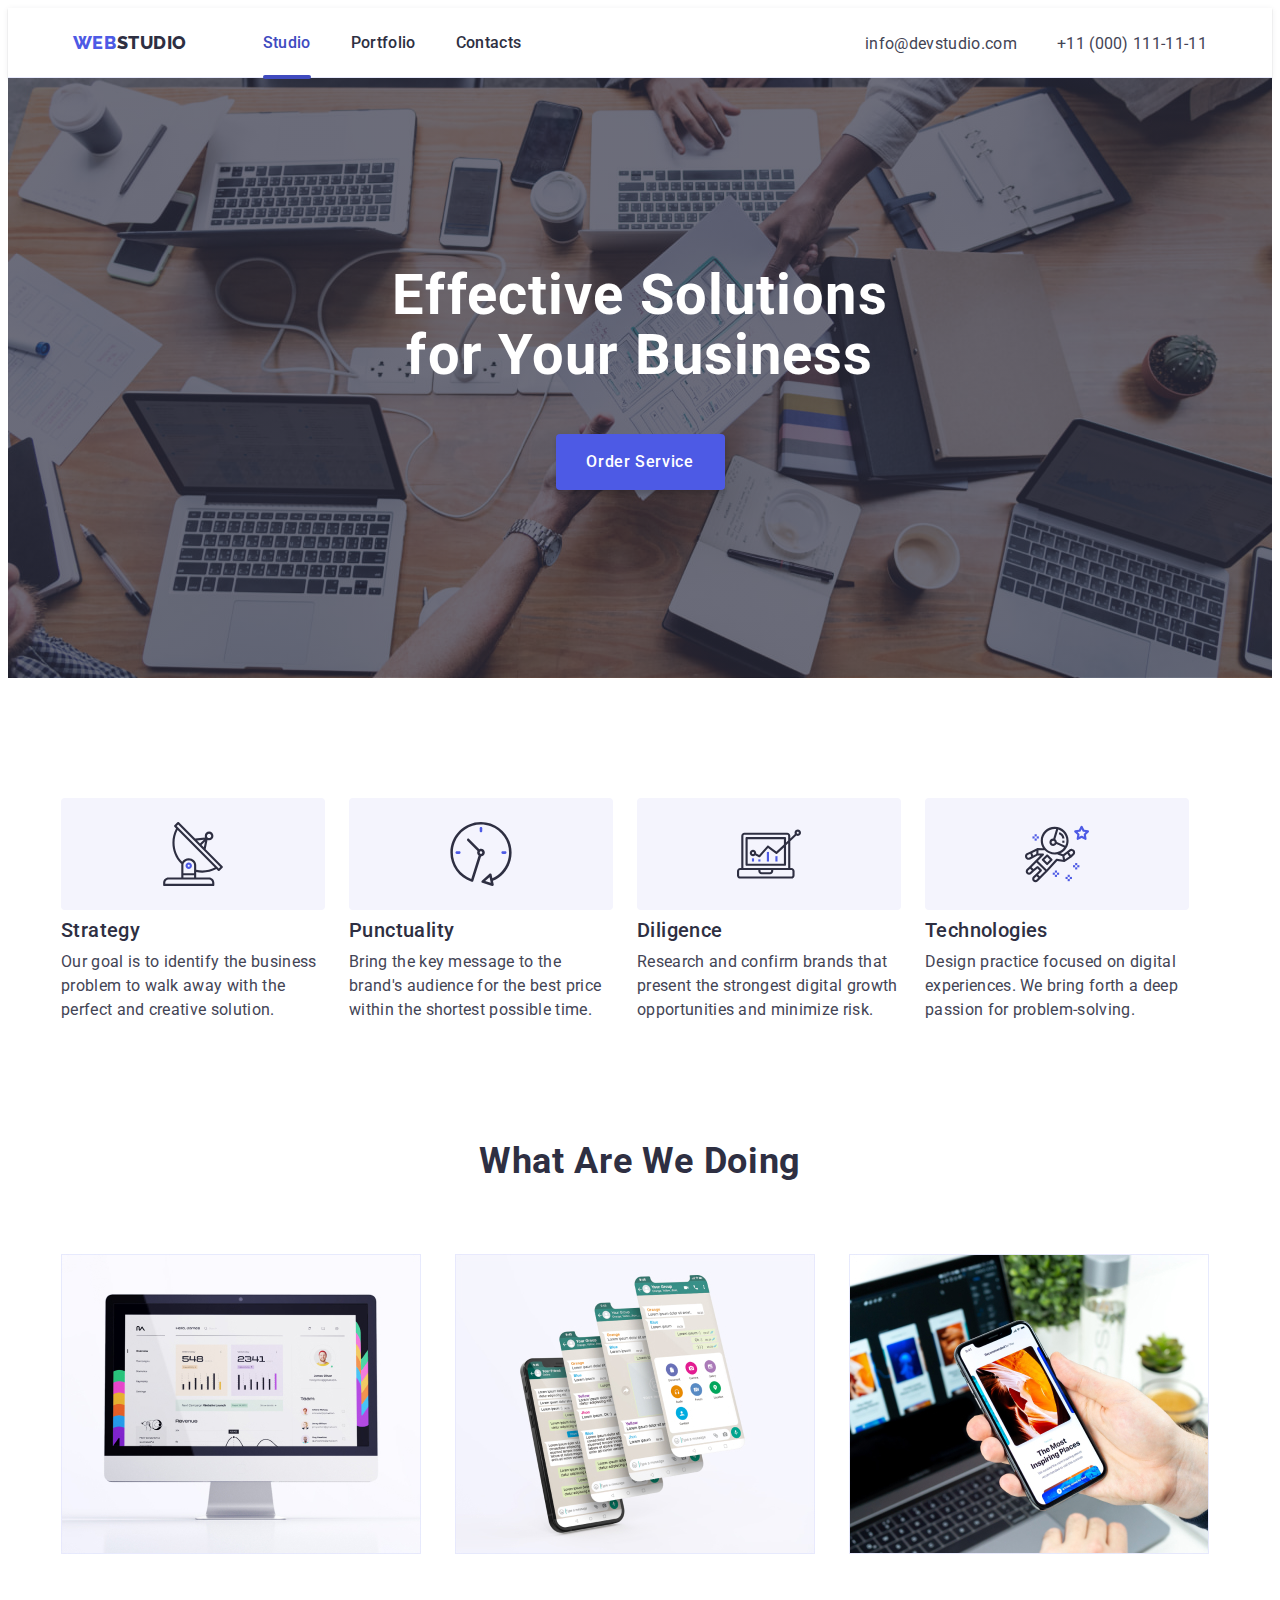
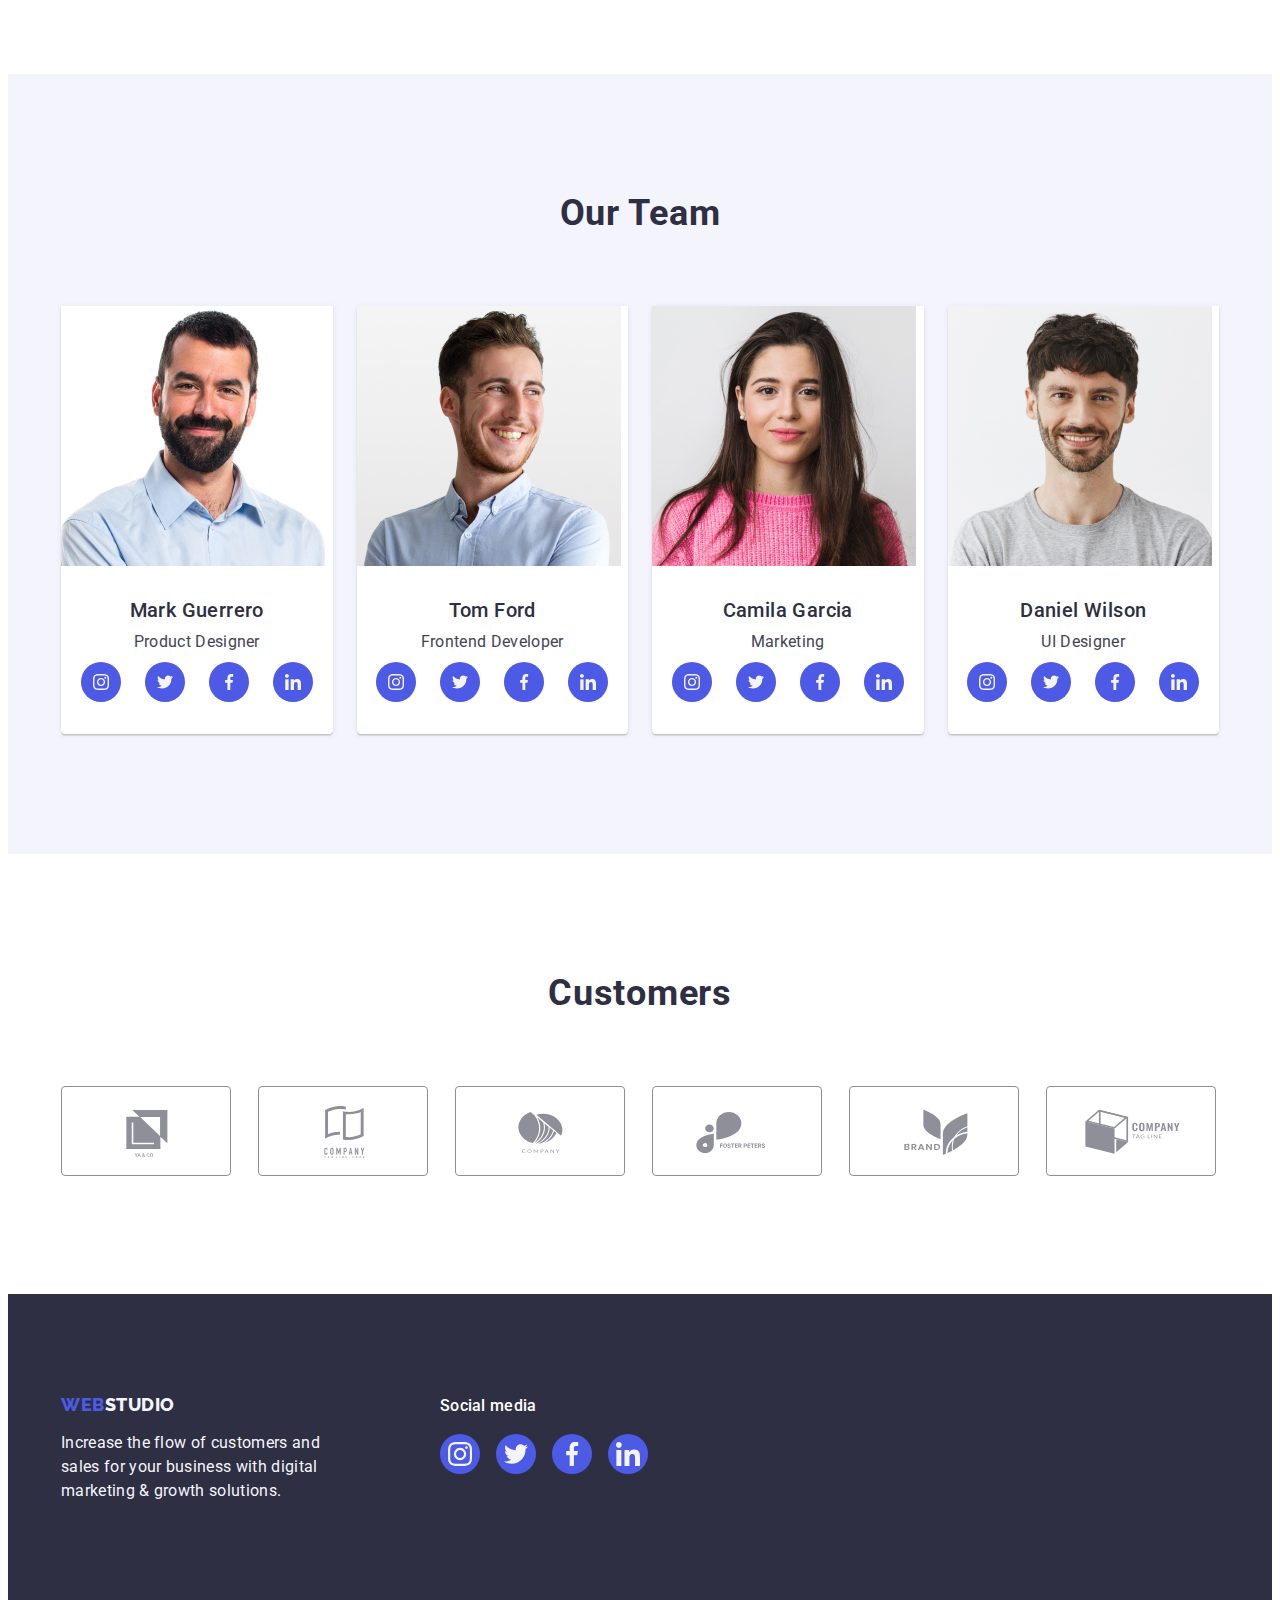
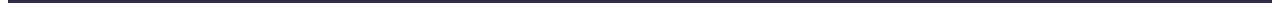
<file: index.html>
<!DOCTYPE html>
<html lang="en">
  <head>
    <meta charset="UTF-8" />
    <meta http-equiv="X-UA-Compatible" content="IE=edge" />
    <meta name="viewport" content="width=device-width, initial-scale=1.0" />

    <link rel="preconnect" href="https://fonts.googleapis.com" />
    <link rel="preconnect" href="https://fonts.gstatic.com" crossorigin />
    <link
      href="https://fonts.googleapis.com/css2?family=Montserrat:wght@400;700&family=Raleway:wght@800&family=Roboto:wght@400;500;700;900&family=Tangerine:wght@700&display=swap"
      rel="stylesheet"
    />

    <link rel="preconnect" href="https://fonts.googleapis.com" />
    <link rel="preconnect" href="https://fonts.gstatic.com" crossorigin />
    <link
      href="https://fonts.googleapis.com/css2?family=Montserrat:wght@400;700&family=Raleway:wght@800&family=Tangerine:wght@700&display=swap"
      rel="stylesheet"
    />

    <link
      rel="stylesheet"
      href="https://cdnjs.cloudflare.com/ajax/libs/modern-normalize/2.0.0/modern-normalize.min.css"
      integrity="sha512-4xo8blKMVCiXpTaLzQSLSw3KFOVPWhm/TRtuPVc4WG6kUgjH6J03IBuG7JZPkcWMxJ5huwaBpOpnwYElP/m6wg=="
      crossorigin="anonymous"
      referrerpolicy="no-referrer"
    />
    <link rel="stylesheet" href="./css/styles.css" />

    <title>Document</title>
  </head>
  <body>
    <!--Header  page-->
    <!-- <div class="page-container"> -->
    <header class="blue-line">
      <div class="container direction-header">
        <nav class="nav-menu">
          <a class="site-nav header-logo link" href="./index.html">
            Web<span class="logo-span">Studio</span>
          </a>

          <ul class="list benefits">
            <li class="list-item">
              <a class="link color active" href="./index.html">Studio</a>
            </li>
            <li class="list-item">
              <a class="link color" href="./portfolio.html">Portfolio</a>
            </li>
            <li class="list-item"> <a class="link color" href="">Contacts</a> </li>
          </ul>
        </nav>
        <address class="address">
          <ul class="list benefits">
            <li><a class="link addlink" href="mailto:info@devstudio.com">info@devstudio.com</a></li>
            <li><a class="link addlink" href="tel:+110001111111">+11 (000) 111-11-11</a></li>
          </ul>
        </address>
      </div>
    </header>

    <!--Main page-->
    <main>
      <!--Effective Solutions
        for Your Business-->
      <section class="section-main">
        <div class="container">
          <h1 class="main-title"
            >Effective Solutions <br />
            for Your Business</h1
          >
          <button data-modal-open class="main-button" type="button">Order Service</button>
        </div>
      </section>
      <!--features-->
      <section class="section-description">
        <div class="container">
          <h2 class="visually-hidden">features</h2>

          <ul class="list description description-pictures">
            <li class="test">
              <div class="description-picture">
                <svg class="icon" width="64" height="64">
                  <use href="./images/icons.svg#antenna"></use>
                </svg>
              </div>

              <h3 class="title-name desc">Strategy</h3>
              <p class="text-description"
                >Our goal is to identify the business problem to walk away with the perfect and
                creative solution.</p
              >
            </li>
            <li class="test">
              <div class="description-picture">
                <svg class="icon" width="64" height="64">
                  <use href="./images/icons.svg#clock"></use>
                </svg>
              </div>
              <h3 class="title-name desc">Punctuality</h3>
              <p class="text-description"
                >Bring the key message to the brand's audience for the best price within the
                shortest possible time.</p
              >
            </li>
            <li class="test">
              <div class="description-picture">
                <svg class="icon" width="64" height="64">
                  <use href="./images/icons.svg#diagram"></use>
                </svg>
              </div>
              <h3 class="title-name desc">Diligence</h3>
              <p class="text-description"
                >Research and confirm brands that present the strongest digital growth opportunities
                and minimize risk.</p
              >
            </li>
            <li class="test">
              <div class="description-picture">
                <svg class="icon" width="64" height="64">
                  <use href="./images/icons.svg#astronaut"></use>
                </svg>
              </div>
              <h3 class="title-name desc">Technologies</h3>
              <p class="text-description"
                >Design practice focused on digital experiences. We bring forth a deep passion for
                problem-solving.</p
              >
            </li>
          </ul>
        </div>
      </section>

      <!--What are we doing-->
      <section class="section-wedoing">
        <div class="container position">
          <h2 class="title-subject wedoing">What are we doing</h2>
          <ul class="list description">
            <li class="wedoing-item">
              <img
                class="picture"
                src="./images/jpg/monitor.jpg"
                alt="monitor"
                width="360"
                height="300"
              />
            </li>
            <li class="wedoing-item">
              <img
                class="picture"
                src="./images/jpg/screens.jpg"
                alt="screens"
                width="360"
                height="300"
              />
            </li>
            <li class="wedoing-item">
              <img
                class="picture"
                src="./images/jpg/smartphone.jpg"
                alt="smartphone"
                width="360"
                height="300"
              />
            </li>
          </ul>
        </div>
      </section>

      <!--Our Team-->
      <section class="sec-ourteam">
        <div class="container position">
          <h2 class="title-subject wedoing">Our Team</h2>
          <ul class="list description">
            <li class="list-ourteam">
              <img
                class="picture"
                src="./images/jpg/mark.jpg"
                alt="Mark Guerrero"
                width="264"
                height="260"
              /><div class="name-ocupation">
                <h3 class="title-name team">Mark Guerrero</h3>
                <p class="text-description ourteam">Product Designer</p>
                <ul class="social-links">
                  <li class="social-li">
                    <a href="https://www.instagram.com/" class="social-link">
                      <svg class="icon" width="16" height="16">
                        <use href="./images/icons.svg#instagram"></use>
                      </svg>
                    </a>
                  </li>
                  <li class="social-li">
                    <a href="https://twitter.com/" class="social-link">
                      <svg class="icon" width="16" height="16">
                        <use href="./images/icons.svg#twitter"></use>
                      </svg>
                    </a>
                  </li>
                  <li class="social-li">
                    <a href="https://www.facebook.com/" class="social-link">
                      <svg class="icon" width="16" height="16">
                        <use href="./images/icons.svg#facebook"></use>
                      </svg>
                    </a>
                  </li>
                  <li class="social-li">
                    <a href="https://www.linkedin.com" class="social-link">
                      <svg class="icon" width="16" height="16">
                        <use href="./images/icons.svg#linkedin"></use>
                      </svg>
                    </a>
                  </li>
                </ul>
              </div>
            </li>
            <li class="list-ourteam">
              <img
                class="picture"
                src="./images/jpg/tom.jpg"
                alt="Tom Ford"
                width="264"
                height="260"
              /><div class="name-ocupation">
                <h3 class="title-name team">Tom Ford</h3>
                <p class="text-description ourteam">Frontend Developer</p>

                <ul class="social-links">
                  <li class="social-li">
                    <a href="https://www.instagram.com/" class="social-link">
                      <svg class="icon" width="16" height="16">
                        <use href="./images/icons.svg#instagram"></use>
                      </svg>
                    </a>
                  </li>
                  <li class="social-li">
                    <a href="https://twitter.com/" class="social-link">
                      <svg class="icon" width="16" height="16">
                        <use href="./images/icons.svg#twitter"></use>
                      </svg>
                    </a>
                  </li>
                  <li class="social-li">
                    <a href="https://www.facebook.com/" class="social-link">
                      <svg class="icon" width="16" height="16">
                        <use href="./images/icons.svg#facebook"></use>
                      </svg>
                    </a>
                  </li>
                  <li class="social-li">
                    <a href="https://www.linkedin.com" class="social-link">
                      <svg class="icon" width="16" height="16">
                        <use href="./images/icons.svg#linkedin"></use>
                      </svg>
                    </a>
                  </li>
                </ul>
              </div>
            </li>
            <li class="list-ourteam">
              <img
                class="picture"
                src="./images/jpg/camila.jpg"
                alt="Camila Garcia"
                width="264"
                height="260"
              /><div class="name-ocupation">
                <h3 class="title-name team">Camila Garcia</h3>
                <p class="text-description ourteam">Marketing</p>

                <ul class="social-links">
                  <li class="social-li">
                    <a href="https://www.instagram.com/" class="social-link">
                      <svg class="icon" width="16" height="16">
                        <use href="./images/icons.svg#instagram"></use>
                      </svg>
                    </a>
                  </li>
                  <li class="social-li">
                    <a href="https://twitter.com/" class="social-link">
                      <svg class="icon" width="16" height="16">
                        <use href="./images/icons.svg#twitter"></use>
                      </svg>
                    </a>
                  </li>
                  <li class="social-li">
                    <a href="https://www.facebook.com/" class="social-link">
                      <svg class="icon" width="16" height="16">
                        <use href="./images/icons.svg#facebook"></use>
                      </svg>
                    </a>
                  </li>
                  <li class="social-li">
                    <a href="https://www.linkedin.com" class="social-link">
                      <svg class="icon" width="16" height="16">
                        <use href="./images/icons.svg#linkedin"></use>
                      </svg>
                    </a>
                  </li>
                </ul>
              </div>
            </li>
            <li class="list-ourteam">
              <img
                class="picture"
                src="./images/jpg/daniel.jpg"
                alt="Daniel Wilson"
                width="264"
                height="260"
              /><div class="name-ocupation">
                <h3 class="title-name team">Daniel Wilson</h3>
                <p class="text-description ourteam">UI Designer</p>

                <ul class="social-links">
                  <li class="social-li">
                    <a href="https://www.instagram.com/" class="social-link">
                      <svg class="icon" width="16" height="16">
                        <use href="./images/icons.svg#instagram"></use>
                      </svg>
                    </a>
                  </li>
                  <li class="social-li">
                    <a href="https://twitter.com/" class="social-link">
                      <svg class="icon" width="16" height="16">
                        <use href="./images/icons.svg#twitter"></use>
                      </svg>
                    </a>
                  </li>
                  <li class="social-li">
                    <a href="https://www.facebook.com/" class="social-link">
                      <svg class="icon" width="16" height="16">
                        <use href="./images/icons.svg#facebook"></use>
                      </svg>
                    </a>
                  </li>
                  <li class="social-li">
                    <a href="https://www.linkedin.com" class="social-link">
                      <svg class="icon" width="16" height="16">
                        <use href="./images/icons.svg#linkedin"></use>
                      </svg>
                    </a>
                  </li>
                </ul>
              </div>
            </li>
          </ul>
        </div>
      </section>

      <section class="sec-customers">
        <div class="container">
          <h2 class="title-subject wedoing">Customers</h2>
          <ul class="list description customers-links">
            <li class="clients">
              <a href="" class="customers-link">
                <svg class="icon-clients" width="104" height="56">
                  <use href="./images/icons.svg#logo"></use>
                </svg>
              </a>
            </li>
            <li class="clients">
              <a href="" class="customers-link">
                <svg class="icon-clients" width="104" height="56">
                  <use href="./images/icons.svg#logoo"></use>
                </svg>
              </a>
            </li>
            <li class="clients">
              <a href="" class="customers-link">
                <svg class="icon-clients" width="104" height="56">
                  <use href="./images/icons.svg#logooo"></use>
                </svg>
              </a>
            </li>
            <li class="clients">
              <a href="" class="customers-link">
                <svg class="icon-clients" width="104" height="56">
                  <use href="./images/icons.svg#logoooo"></use>
                </svg>
              </a>
            </li>
            <li class="clients">
              <a href="" class="customers-link">
                <svg class="icon-clients" width="104" height="56">
                  <use href="./images/icons.svg#logooooo"></use>
                </svg>
              </a>
            </li>
            <li class="clients">
              <a href="" class="customers-link">
                <svg class="icon-clients" width="104" height="56">
                  <use href="./images/icons.svg#logoooooo"></use>
                </svg>
              </a>
            </li>
          </ul>
        </div>
      </section>
    </main>

    <!--Footer page-->
    <footer class="footer">
      <div class="container direction-social">
        <div class="soc">
          <a href="./index.html" class="footer-logo link">
            Web<span class="logo-span-foot">Studio</span>
          </a>
          <p class="footer-text"
            >Increase the flow of customers and <br />
            sales for your business with digital <br />
            marketing & growth solutions.</p
          >
        </div>
        <div class="social">
          <p class="footer-social">Social media</p>
          <ul class="social-links-foot">
            <li class="social-li">
              <a href="https://www.instagram.com/" class="social-link foot">
                <svg class="icon" width="24" height="24">
                  <use href="./images/icons.svg#instagram"></use>
                </svg>
              </a>
            </li>
            <li class="social-li">
              <a href="https://twitter.com/" class="social-link foot">
                <svg class="icon" width="24" height="24">
                  <use href="./images/icons.svg#twitter"></use>
                </svg>
              </a>
            </li>
            <li class="social-li">
              <a href="https://www.facebook.com/" class="social-link foot">
                <svg class="icon" width="24" height="24">
                  <use href="./images/icons.svg#facebook"></use>
                </svg>
              </a>
            </li>
            <li class="social-li">
              <a href="https://www.linkedin.com" class="social-link foot">
                <svg class="icon" width="24" height="24">
                  <use href="./images/icons.svg#linkedin"></use>
                </svg>
              </a>
            </li>
          </ul>
        </div>
      </div>
    </footer>

    <!-- Modal window -->
    <div class="backdrop is-hidden" data-modal>
      <div class="modal">
        <button class="button-close" type="button" data-modal-close>
          <svg class="icon-modal" width="8" height="8">
            <use href="./images/icons.svg#button close"></use>
          </svg>
        </button>
      </div>
    </div>
    <!-- Modal window -->
    <!-- </div> -->

    <script src="./modal.js"></script>
  </body>
</html>
</file>
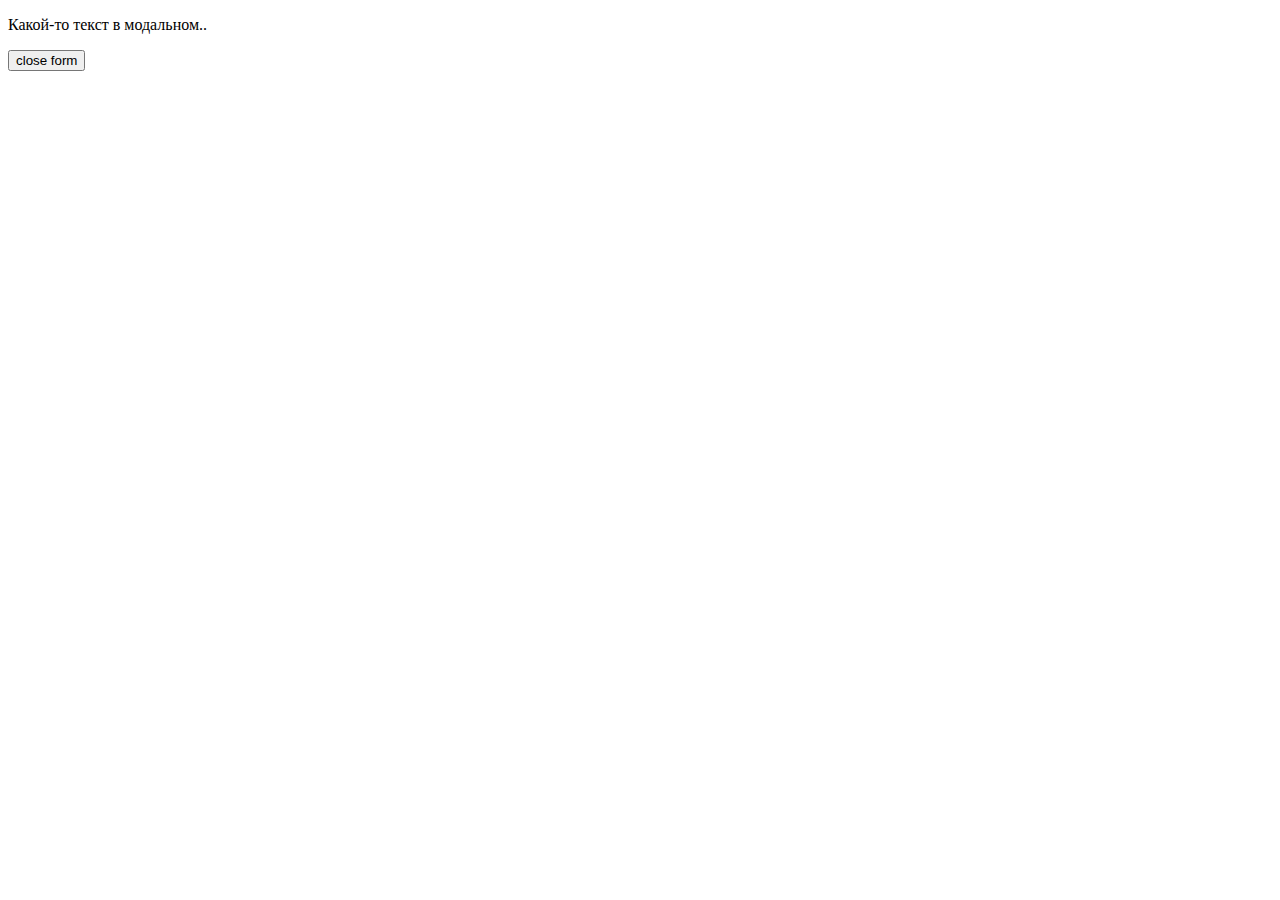
<file: data-modal.html>
<!DOCTYPE html>
<html lang="en">
  <head>
    <meta charset="UTF-8" />
    <meta http-equiv="X-UA-Compatible" content="IE=edge" />
    <meta name="viewport" content="width=device-width, initial-scale=1.0" />
    <title>Document</title>
  </head>
  <body>
    <!-- Модальный -->
    <!-- Модальном окно -->
    <div data-modal class="backdrop is-hidden">
      <!-- Модальное содержание -->
      <div>
        <p>Какой-то текст в модальном..</p>
        <button data-modal-close>close form</button>
      </div>
    </div>
    <script src="./modal.js"></script>
  </body>
</html>
</file>
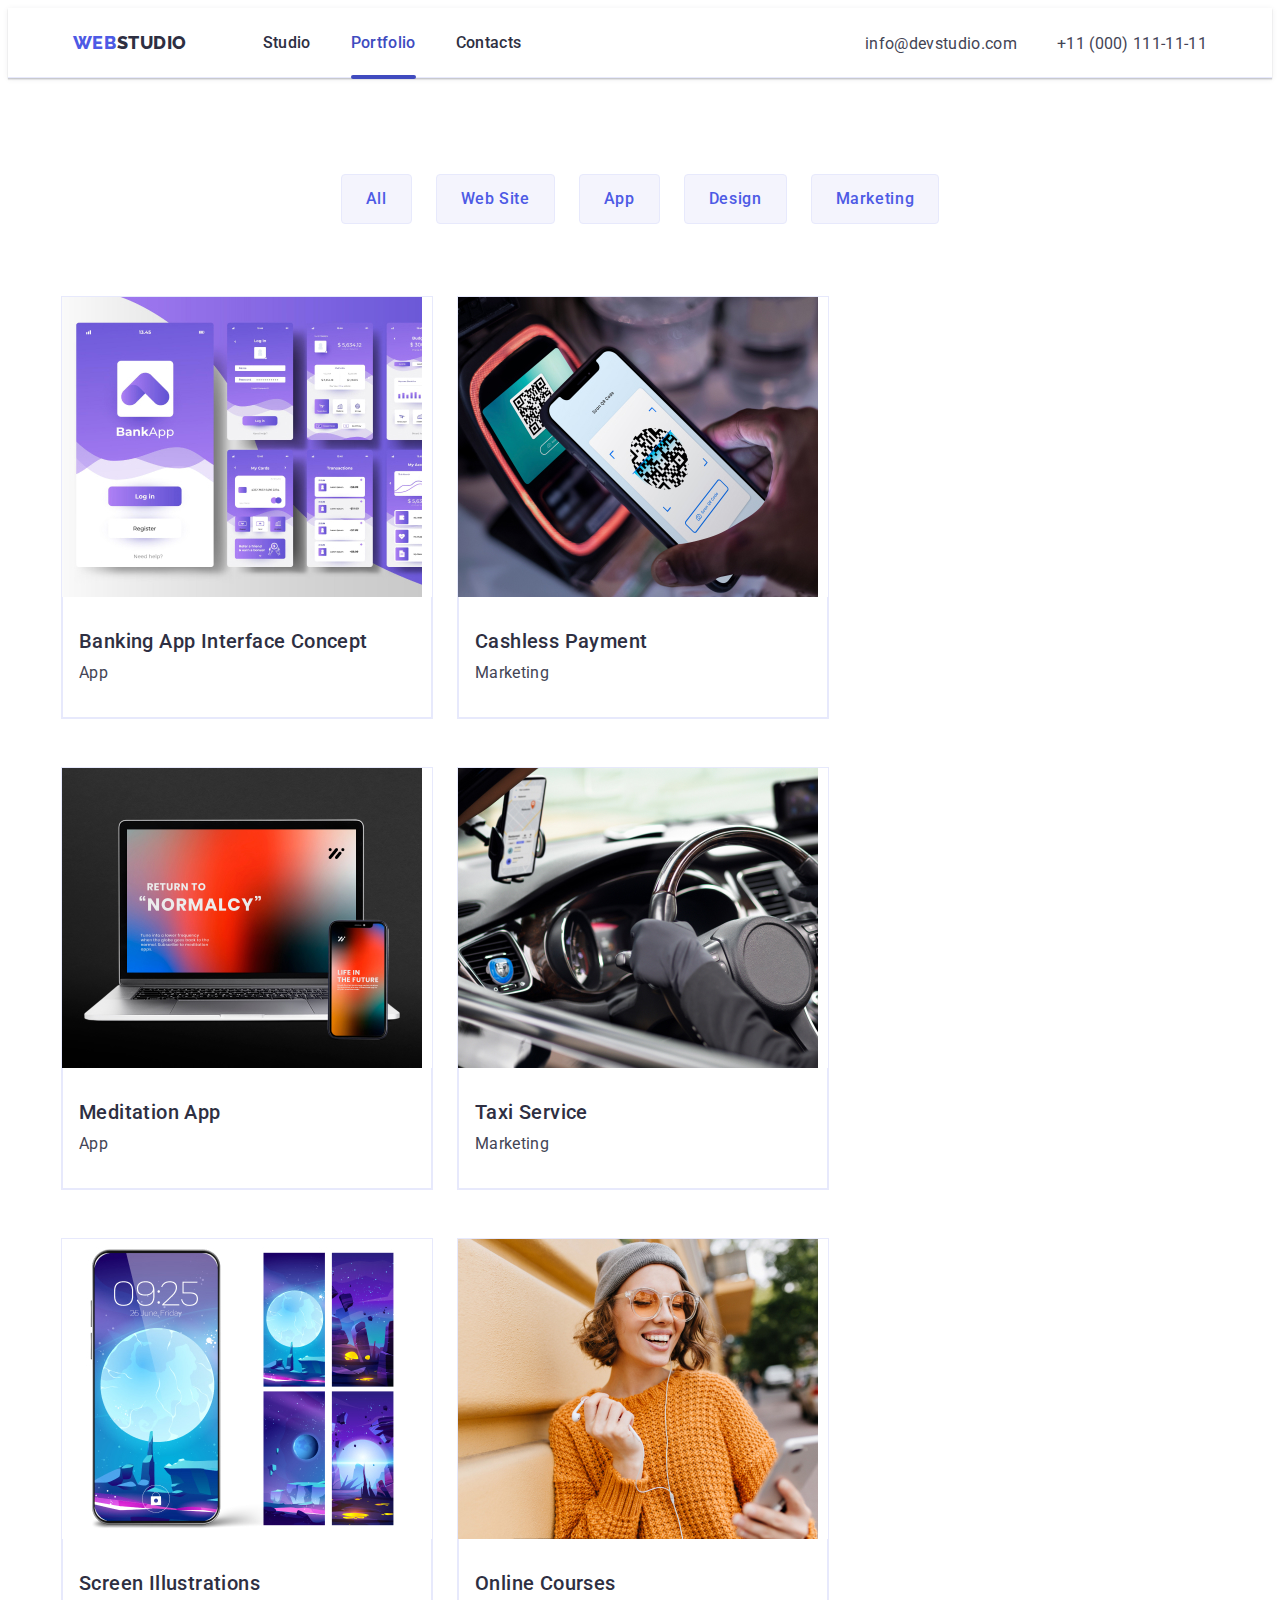
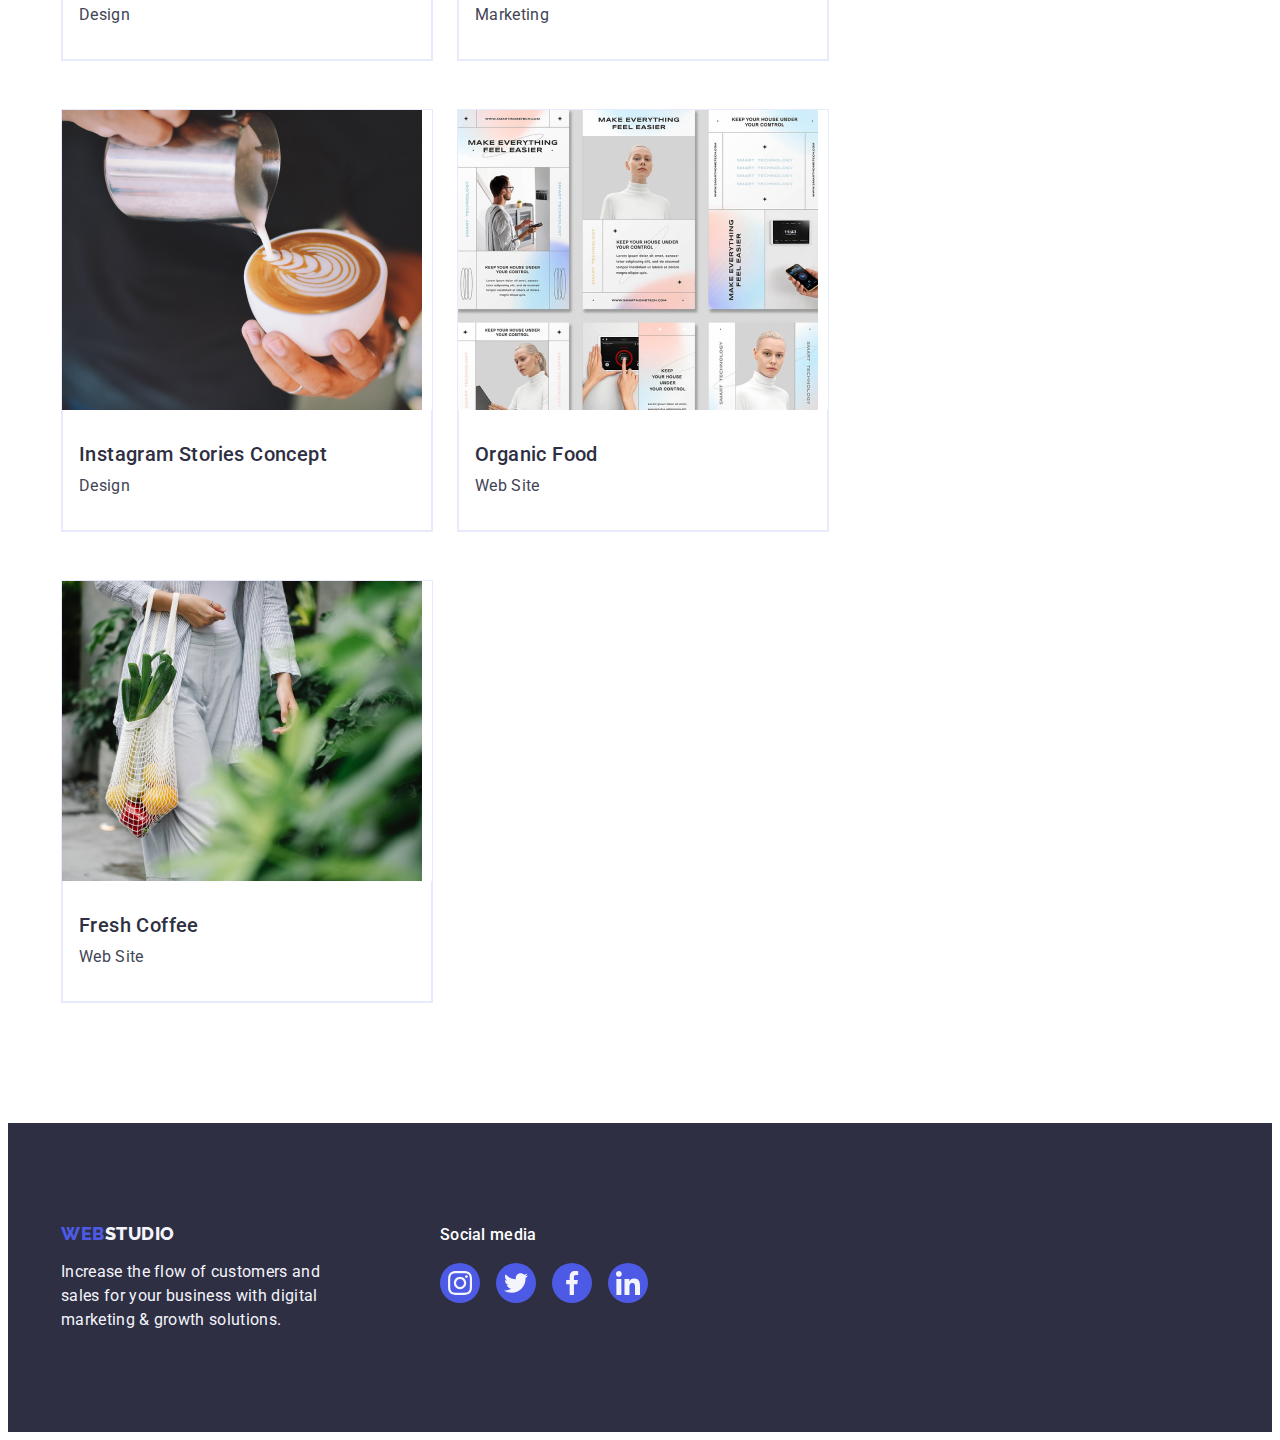
<file: portfolio.html>
<!DOCTYPE html>
<html lang="en">
  <head>
    <meta charset="UTF-8" />
    <meta http-equiv="X-UA-Compatible" content="IE=edge" />
    <meta name="viewport" content="width=device-width, initial-scale=1.0" />

    <link rel="preconnect" href="https://fonts.googleapis.com" />
    <link rel="preconnect" href="https://fonts.gstatic.com" crossorigin />
    <link
      href="https://fonts.googleapis.com/css2?family=Montserrat:wght@400;700&family=Raleway:wght@800&family=Roboto:wght@400;500;700;900&family=Tangerine:wght@700&display=swap"
      rel="stylesheet"
    />

    <link rel="preconnect" href="https://fonts.googleapis.com" />
    <link rel="preconnect" href="https://fonts.gstatic.com" crossorigin />
    <link
      href="https://fonts.googleapis.com/css2?family=Montserrat:wght@400;700&family=Raleway:wght@800&family=Tangerine:wght@700&display=swap"
      rel="stylesheet"
    />

    <link
      rel="stylesheet"
      href="https://cdnjs.cloudflare.com/ajax/libs/modern-normalize/2.0.0/modern-normalize.min.css"
      integrity="sha512-4xo8blKMVCiXpTaLzQSLSw3KFOVPWhm/TRtuPVc4WG6kUgjH6J03IBuG7JZPkcWMxJ5huwaBpOpnwYElP/m6wg=="
      crossorigin="anonymous"
      referrerpolicy="no-referrer"
    />
    <link rel="stylesheet" href="./css/styles.css" />

    <title>Document</title>
  </head>

  <body>
    <!--Header page-->
    <!-- <div class="page-container"> -->
    <!--Main page-->
    <header class="blue-line">
      <div class="container direction-header">
        <nav class="nav-menu">
          <a class="site-nav header-logo link" href="./index.html">
            Web<span class="logo-span">Studio</span>
          </a>

          <ul class="list benefits">
            <li class="list-item">
              <a class="link color" href="./index.html">Studio</a>
            </li>
            <li class="list-item">
              <a class="link color active" href="./portfolio.html">Portfolio</a>
            </li>
            <li class="list-item"> <a class="link color" href="">Contacts</a> </li>
          </ul>
        </nav>
        <address class="address">
          <ul class="list benefits">
            <li><a class="link addlink" href="mailto:info@devstudio.com">info@devstudio.com</a></li>
            <li><a class="link addlink" href="tel:+110001111111">+11 (000) 111-11-11</a></li>
          </ul>
        </address>
      </div>
    </header>

    <main>
      <section class="portfolio-main">
        <div class="container route">
          <h1 class="visually-hidden">title h1</h1>

          <ul class="list description portfolio-nav">
            <li>
              <button class="menu-button" type="button">All</button>
            </li>
            <li>
              <button class="menu-button" type="button">Web Site</button>
            </li>
            <li>
              <button class="menu-button" type="button">App</button>
            </li>
            <li>
              <button class="menu-button" type="button">Design</button>
            </li>
            <li>
              <button class="menu-button" type="button">Marketing</button>
            </li>
          </ul>

          <!-- <div class="portfolio-chess"> -->
          <ul class="list description-range">
            <li class="box">
              <a class="link-app link" href="#">
                <div class="box-overlay">
                  <img
                    class="picture"
                    src="./images/jpg/imga.jpg"
                    alt="Banking App Interface Concept"
                    width="360"
                    height="300"
                  />

                  <p class="stylish"
                    >14 Stylish and User-Friendly App Design Concepts · Task Manager App · Calorie
                    Tracker App · Exotic Fruit Ecommerce App · Cloud Storage App
                  </p>
                </div>
                <div class="chess-wrap">
                  <h2 class="title-name header-portfolio">Banking App Interface Concept</h2>
                  <p class="text-description paragraph-portfolio">App</p>
                </div>
              </a>
            </li>
            <li class="box">
              <a class="link-app link" href="#">
                <div class="box-overlay">
                  <img
                    class="picture"
                    src="./images/jpg/imgb.jpg"
                    alt="Banking App Interface Concept"
                    width="360"
                    height="300"
                  />

                  <p class="stylish"
                    >14 Stylish and User-Friendly App Design Concepts · Task Manager App · Calorie
                    Tracker App · Exotic Fruit Ecommerce App · Cloud Storage App
                  </p>
                </div>
                <div class="chess-wrap">
                  <h2 class="title-name header-portfolio">Cashless Payment</h2>
                  <p class="text-description paragraph-portfolio">Marketing</p>
                </div>
              </a>
            </li>
            <li class="box">
              <a class="link-app link" href="#">
                <div class="box-overlay">
                  <img
                    class="picture"
                    src="./images/jpg/imgc.jpg"
                    alt="Banking App Interface Concept"
                    width="360"
                    height="300"
                  />

                  <p class="stylish"
                    >14 Stylish and User-Friendly App Design Concepts · Task Manager App · Calorie
                    Tracker App · Exotic Fruit Ecommerce App · Cloud Storage App
                  </p>
                </div>
                <div class="chess-wrap">
                  <h2 class="title-name header-portfolio">Meditation App</h2>
                  <p class="text-description paragraph-portfolio">App</p>
                </div>
              </a>
            </li>
            <li class="box">
              <a class="link-app link" href="#">
                <div class="box-overlay">
                  <img
                    class="picture"
                    src="./images/jpg/imgd.jpg"
                    alt="Banking App Interface Concept"
                    width="360"
                    height="300"
                  />

                  <p class="stylish"
                    >14 Stylish and User-Friendly App Design Concepts · Task Manager App · Calorie
                    Tracker App · Exotic Fruit Ecommerce App · Cloud Storage App
                  </p>
                </div>
                <div class="chess-wrap">
                  <h2 class="title-name header-portfolio">Taxi Service</h2>
                  <p class="text-description paragraph-portfolio">Marketing</p>
                </div>
              </a>
            </li>
            <li class="box">
              <a class="link-app link" href="#">
                <div class="box-overlay">
                  <img
                    class="picture"
                    src="./images/jpg/imge.jpg"
                    alt="Banking App Interface Concept"
                    width="360"
                    height="300"
                  />

                  <p class="stylish"
                    >14 Stylish and User-Friendly App Design Concepts · Task Manager App · Calorie
                    Tracker App · Exotic Fruit Ecommerce App · Cloud Storage App
                  </p>
                </div>
                <div class="chess-wrap">
                  <h2 class="title-name header-portfolio">Screen Illustrations</h2>
                  <p class="text-description paragraph-portfolio">Design</p>
                </div>
              </a>
            </li>
            <li class="box">
              <a class="link-app link" href="#">
                <div class="box-overlay">
                  <img
                    class="picture"
                    src="./images/jpg/imgf.jpg"
                    alt="Banking App Interface Concept"
                    width="360"
                    height="300"
                  />

                  <p class="stylish"
                    >14 Stylish and User-Friendly App Design Concepts · Task Manager App · Calorie
                    Tracker App · Exotic Fruit Ecommerce App · Cloud Storage App
                  </p>
                </div>
                <div class="chess-wrap">
                  <h2 class="title-name header-portfolio">Online Courses</h2>
                  <p class="text-description paragraph-portfolio">Marketing</p>
                </div>
              </a>
            </li>
            <li class="box">
              <a class="link-app link" href="#">
                <div class="box-overlay">
                  <img
                    class="picture"
                    src="./images/jpg/imgk.jpg"
                    alt="Banking App Interface Concept"
                    width="360"
                    height="300"
                  />

                  <p class="stylish"
                    >14 Stylish and User-Friendly App Design Concepts · Task Manager App · Calorie
                    Tracker App · Exotic Fruit Ecommerce App · Cloud Storage App
                  </p>
                </div>
                <div class="chess-wrap">
                  <h2 class="title-name header-portfolio">Instagram Stories Concept</h2>
                  <p class="text-description paragraph-portfolio">Design</p>
                </div>
              </a>
            </li>
            <li class="box">
              <a class="link-app link" href="#">
                <div class="box-overlay">
                  <img
                    class="picture"
                    src="./images/jpg/imgl.jpg"
                    alt="Banking App Interface Concept"
                    width="360"
                    height="300"
                  />

                  <p class="stylish"
                    >14 Stylish and User-Friendly App Design Concepts · Task Manager App · Calorie
                    Tracker App · Exotic Fruit Ecommerce App · Cloud Storage App
                  </p>
                </div>
                <div class="chess-wrap">
                  <h2 class="title-name header-portfolio">Organic Food</h2>
                  <p class="text-description paragraph-portfolio">Web Site</p>
                </div>
              </a>
            </li>
            <li class="box">
              <a class="link-app link" href="#">
                <div class="box-overlay">
                  <img
                    class="picture"
                    src="./images/jpg/imgm.jpg"
                    alt="Banking App Interface Concept"
                    width="360"
                    height="300"
                  />

                  <p class="stylish"
                    >14 Stylish and User-Friendly App Design Concepts · Task Manager App · Calorie
                    Tracker App · Exotic Fruit Ecommerce App · Cloud Storage App
                  </p>
                </div>
                <div class="chess-wrap">
                  <h2 class="title-name header-portfolio">Fresh Coffee</h2>
                  <p class="text-description paragraph-portfolio">Web Site</p>
                </div>
              </a>
            </li>
          </ul>
        </div>
      </section>
    </main>

    <!--Footer page-->
    <footer class="footer">
      <div class="container direction-social">
        <div class="soc">
          <a href="./index.html" class="footer-logo link">
            Web<span class="logo-span-foot">Studio</span>
          </a>
          <p class="footer-text"
            >Increase the flow of customers and <br />
            sales for your business with digital <br />
            marketing & growth solutions.</p
          >
        </div>
        <div class="social">
          <p class="footer-social">Social media</p>
          <ul class="social-links-foot">
            <li class="social-li">
              <a href="https://www.instagram.com/" class="social-link foot">
                <svg class="icon" width="24" height="24">
                  <use href="./images/icons.svg#instagram"></use>
                </svg>
              </a>
            </li>
            <li class="social-li">
              <a href="https://twitter.com/" class="social-link foot">
                <svg class="icon" width="24" height="24">
                  <use href="./images/icons.svg#twitter"></use>
                </svg>
              </a>
            </li>
            <li class="social-li">
              <a href="https://www.facebook.com/" class="social-link foot">
                <svg class="icon" width="24" height="24">
                  <use href="./images/icons.svg#facebook"></use>
                </svg>
              </a>
            </li>
            <li class="social-li">
              <a href="https://www.linkedin.com" class="social-link foot">
                <svg class="icon" width="24" height="24">
                  <use href="./images/icons.svg#linkedin"></use>
                </svg>
              </a>
            </li>
          </ul>
        </div>
      </div>
    </footer>
    <!-- </div> -->
  </body>
</html>
</file>
<file: css/styles.css>
:root {
    --primary-font: 'Roboto', sans-serif;
    --between-letters: 0.02em;
    --titleh2-size: 36px;
    --titleh3-size: 20px;
    --textp-size: 16px;
    --heightp-line: 1.5;
    --heighth1-line: 1.07;
    --heighth2-line: 1.11;
    --heighth3-line: 1.2;
    --heightlogo-line: 1.17;
    --iris-color: #4D5AE5;
    --ocean-color: #404BBF;
    --navy-blue-color: #2E2F42;
    --green-color: #31D0AA;
    --slate-color: #434455;
    --light-slate-color: #8E8F99;
    --cornflower-color: #E7E9FC;
    --cloud-color: #F4F4FD;
    --white-color: #FFFFFF;
    --dairy-color: #FCFCFC;
}

body {
    font-family: "Roboto", sans-serif;
    font-family: var(--primary-font);
    font-family: 'Montserrat', sans-serif;
    font-family: 'Raleway', sans-serif;
    font-family: 'Tangerine', cursive;
    background: var(--white-color);
    letter-spacing: var(--between-letters);
    font-size: var(--titleh2-size);
    font-size: var(--titleh3-size);
    font-size: var(--textp-size);
    color: var(--cloud-color);
    color: var(--iris-color);
    color: var(--white-color);
    color: var(--ocean-color);
    color: var(--navy-blue-color);
    color: var(--slate-color);
}

h1,
h2,
h3,
h4,
h5,
h6,
p {
    margin-top: 0;
    margin-bottom: 0;
}

ul,
ol {
    margin-top: 0;
    margin-bottom: 0;
    padding-left: 0;
}

.logo-span {

    color: var(--navy-blue-color);
}

.footer-text {
    font-family: var(--primary-font);
    font-size: 16px;
    line-height: var(--heightp-line);
    letter-spacing: 0.02em;
    color: var(--cloud-color);
}

.main-title {
    font-family: var(--primary-font);
    font-style: normal;
    font-weight: 700;
    font-size: 56px;
    line-height: var(--heighth1-line);
    text-align: center;
    letter-spacing: 0.02em;
    color: var(--white-color);
    padding-bottom: 48px;
    max-width: 496px;
}

.main-button {
    font-family: "Roboto", sans-serif;
    font-style: normal;
    font-weight: 500;
    font-size: var(--textp-size);
    line-height: var(--heightp-line);
    letter-spacing: 0.04em;
    color: var(--white-color);
    background: var(--iris-color);
    cursor: pointer;
    min-width: 169px;
    height: 56px;
    border: none;
    box-shadow: 0px 4px 4px rgba(0, 0, 0, 0.15);
    border-radius: 4px;
    transition: background-color 250ms cubic-bezier(0.4, 0, 0.2, 1);
}

.main-button:hover {
    background: var(--ocean-color);
}

.main-button:focus {
    background-color: var(--ocean-color);
}

.title-name {
    font-family: var(--primary-font);
    font-style: normal;
    font-weight: 500;
    font-size: var(--titleh3-size);
    letter-spacing: var(--between-letters);
    color: var(--navy-blue-color);
    line-height: var(--heighth3-line);
}

.desc {
    margin-bottom: 8px;
    text-align: left;
}

.team {
    text-align: center;
    margin-bottom: 8px;
}

.text-description {
    font-family: var(--primary-font);
    font-size: var(--textp-size);
    line-height: var(--heightp-line);
    letter-spacing: var(--between-letters);
    color: var(--slate-color);
}

.ourteam {
    text-align: center;
    padding-bottom: 8px;
}

.title-subject {
    font-family: var(--primary-font);
    font-style: normal;
    font-weight: 700;
    font-size: var(--titleh2-size);
    line-height: var(--heighth2-line);
    text-align: center;
    letter-spacing: var(--between-letters);
    text-transform: capitalize;
    color: var(--navy-blue-color);
}

.menu-button {
    background: var(--cloud-color);
    border: 1px solid var(--cornflower-color);
    font-family: "Roboto", sans-serif;
    font-style: normal;
    font-weight: 500;
    font-size: var(--textp-size);
    line-height: var(--heightp-line);
    text-align: center;
    letter-spacing: 0.04em;
    color: var(--iris-color);
    cursor: pointer;
    padding: 12px 24px;
    border-radius: 4px;
    transition: color 250ms cubic-bezier(0.4, 0, 0.2, 1),
        background-color 250ms cubic-bezier(0.4, 0, 0.2, 1),
        border-color 250ms cubic-bezier(0.4, 0, 0.2, 1),
        box-shadow 250ms cubic-bezier(0.4, 0, 0.2, 1);
}

.menu-button:hover {
    background-color: var(--ocean-color);
    color: var(--white-color);
    cursor: pointer;
    border: 1px solid transparent;
    transition-timing-function: cubic-bezier(0.4, 0, 0.2, 1);
    transition-duration: 250ms;
    box-shadow: 0px 3px 1px rgba(0, 0, 0, 0.1), 0px 2px 1px rgba(0, 0, 0, 0.08), 0px 2px 2px rgba(0, 0, 0, 0.12);
}

.menu-button:focus {
    color: var(--white-color);
    background-color: var(--ocean-color);
    border: 1px solid transparent;
    transition-timing-function: cubic-bezier(0.4, 0, 0.2, 1);
    transition-duration: 250ms;
    box-shadow: 0px 3px 1px rgba(0, 0, 0, 0.1), 0px 2px 1px rgba(0, 0, 0, 0.08), 0px 2px 2px rgba(0, 0, 0, 0.12);
}

.link:focus,
.link:hover {
    color: var(--ocean-color);
    transition: color 250ms cubic-bezier(0.4, 0, 0.2, 1);
}

.benefits {
    display: flex;
    flex-wrap: wrap;
    gap: 40px;
    padding-left: 0;  
}

.link {
    text-decoration: none;
    
}

.link-app {
    display: block;
transition: box-shadow 250ms cubic-bezier(0.4, 0, 0.2, 1); 
}


.link-app:active,
.link-app:focus {
    transform: translateY(0%);
    box-shadow: 0px 1px 6px rgba(46, 47, 66, 0.08), 0px 1px 1px rgba(46, 47, 66, 0.16), 0px 2px 1px rgba(46, 47, 66, 0.08);
    transition: box-shadow 250ms cubic-bezier(0.4, 0, 0.2, 1);
}


.link-app:hover {
    transform: translateY(0%);
    box-shadow: 0px 1px 6px rgba(46, 47, 66, 0.08), 0px 1px 1px rgba(46, 47, 66, 0.16), 0px 2px 1px rgba(46, 47, 66, 0.08);
    transition: box-shadow 250ms cubic-bezier(0.4, 0, 0.2, 1);
}


.color {
    display: flex;
    flex-direction: column; 
    color: var(--navy-blue-color);
    font-family: "Roboto";
    font-style: normal;
    font-weight: 500;
    line-height: var(--heightp-line);
    letter-spacing: 0.02em;
    gap: 20px;
    position: relative;
    transition: color 250ms cubic-bezier(0.4, 0, 0.2, 1);
}

.color:hover {
    color: var(--ocean-color); 
}

.color:focus,
.color:active {
    color: var(--ocean-color);
}

.active {
    color: var(--ocean-color);
}

.active::after {
    position: absolute;
    width: 100%;
    height: 4px;
    content: "";
    background-color: var(--ocean-color);
    bottom: -1px;
    left: 0;
    top: 44px;
    border-radius: 2px;
    z-index: 999;
}

.addlink {
    font-family: 'Roboto';
    font-style: normal;
    font-weight: 400;
    font-size: 16px;
    line-height: var(--heightp-line);
    letter-spacing: 0.02em;
    color: var(--slate-color);
    padding: 24px 0 24px 0;
    transition: color 250ms cubic-bezier(0.4, 0, 0.2, 1);
}

.sec-ourteam {
    background-color: var(--cloud-color);
    padding: 120px 0;
}

.list-ourteam {
    background-color: var(--white-color);
    background: var(--white-color);
    box-shadow: 0px 1px 6px rgba(46, 47, 66, 0.08), 0px 1px 1px rgba(46, 47, 66, 0.16), 0px 2px 1px rgba(46, 47, 66, 0.08);
    border-radius: 0px 0px 4px 4px;
    width: calc((100% - 72px) / 4);
}

.header-logo {
    margin-right: 76px;
    padding: 24px 0 24px 0;
}

.container {
    width: 1158px;
    margin: 0 auto;
    padding: 0 15px;
    /* background-color: var(--green-color); */

}

.section-main {
    max-width: 1440px;
    margin: auto;
    display: flex;
    align-items: center;
    padding: 188px 0;
    background: var(--navy-blue-color);
    background-image: linear-gradient(to bottom,
            rgba(46, 47, 66, 0.7),
            rgba(46, 47, 66, 0.7)),
        url(../images/jpg/people-office.jpg);
    background-repeat: no-repeat;
    background-position: center;
    background-size: cover;
}

.section-main .container {
    flex-direction: column;
        align-items: center;
        display: flex;
        justify-content: space-between;
        max-width: 1440px;
}

.direction-header {
    display: flex;
    align-items: baseline;
    justify-content: space-evenly;
    padding: 0 15px 0 15px;
}

.nav-menu {
    display: flex;
    align-items: center;
    padding-left: 0px;
}

.list {
    display: flex;
    list-style: none;
}

.address {
    padding-right: 0;
    font-style: normal;
    padding-left: 332px;
}

.footer {
    background: var(--navy-blue-color);
    padding: 100px 0;
}

.description {
    display: flex;
    gap: 24px;
    padding: 0;
}

.description-range {
    display: flex;
    flex-wrap: wrap;
    row-gap: 48px;
    column-gap: 24px;
}

.test {
    width: 264px;
}

.position {
    flex-direction: column;
}

.portfolio-nav {
    display: flex;
    justify-content: center;
    margin-bottom: 72px;
}

.box-main {
    margin-bottom: 120px;
}

.header-portfolio {
    margin-bottom: 8px;
}

.blue-line {
    border-bottom: 1px solid var(--cornflower-color);
    box-shadow: 0px 2px 1px rgba(46, 47, 66, 0.08), 0px 1px 1px rgba(46, 47, 66, 0.16), 0px 1px 6px rgba(46, 47, 66, 0.08);
}

.section-description {
    padding: 120px 0;
}

.visually-hidden {
    position: absolute;
    width: 1px;
    height: 1px;
    margin: -1px;
    border: 0;
    padding: 0;
    white-space: nowrap;
    clip-path: inset(100%);
    clip: rect(0 0 0 0);
    overflow: hidden;
}

.footer-link {
    display: inline-block;
    margin-bottom: 16px;
}

.section-wedoing {
    padding-bottom: 120px;
}

.wedoing {
    margin-bottom: 72px;
}

.wedoing-item {
    width: calc((100% - 48px) / 3);
}

.portfolio-main {
    padding-top: 96px;
    padding-bottom: 120px;
}

.route {
    display: flex;
    flex-direction: column;
}

.site-nav {
    font-family: "Raleway", sans-serif;
    font-style: normal;
    font-weight: 800;
    font-size: 18px;
    line-height: var(--heightlogo-line);
    letter-spacing: 0.03em;
    text-transform: uppercase;
    text-decoration: none;
    color: var(--iris-color);
}

.footer-logo {
    font-family: "Raleway", sans-serif;
    font-style: normal;
    font-weight: 800;
    font-size: 18px;
    line-height: var(--heightlogo-line);
    letter-spacing: 0.03em;
    text-transform: uppercase;
    text-decoration: none;
    color: var(--iris-color);
    display: inline-block;
    margin-bottom: 16px;
}

.logo-span-foot {
    color: var(--cloud-color);
}

.social-links {
    display: flex;
    justify-content: center;
    gap: 24px;
    flex-shrink: 0;
    align-self: flex-end;
    list-style-type: none;
}

.social-links-foot {
    display: flex;
    justify-content: center;
    gap: 16px;
    flex-shrink: 0;
    align-self: flex-end;
    list-style-type: none;
}

.social-li {
    width: 40px;
    height: 40px;
}

.social-link {
    display: flex;
    justify-content: center;
    align-items: center;
    width: 100%;
    height: 100%;
    border-radius: 50%;
    background-color: var(--iris-color);
    transition: background-color 250ms cubic-bezier(0.4, 0, 0.2, 1);
    background-color: 250ms cubic-bezier(0.4, 0, 0.2, 1);
}

.social-link:focus,
.social-link:hover {
    background-color: var(--ocean-color);
    transition-timing-function: cubic-bezier(0.4, 0, 0.2, 1);
    transition-duration: 250ms;
}

.social-link.foot:focus,
.social-link.foot:hover {
    background-color: var(--green-color);
    transition-timing-function: cubic-bezier(0.4, 0, 0.2, 1);
    transition-duration: 250ms;
}

.icon {
    fill: var(--cloud-color);
}

.icon-clients {
    fill: currentColor;
}

.icon:hover {
    fill: var(--white-color);
    transition-timing-function: cubic-bezier(0.4, 0, 0.2, 1);
    transition-duration: 250ms;
}

.name-ocupation {
    padding: 32px 0 32px;
}

.footer-social {
    font-family: "Roboto", sans-serif;
    font-weight: 500;
    font-size: 16px;
    line-height: var(--heightp-line);
    letter-spacing: 0.02em;
    color: var(--white-color);
    margin-bottom: 16px;
}

.direction-social {
    display: flex;
    align-items: baseline;
}

.social {
    display: block;
}

.soc {
    display: block;
    margin-right: 120px;
}



.customers-links .customers-link {
    display: flex;
    justify-content: center;
    align-items: center;
    width: 168px;
    height: 88px;
    background-color: var(--white-color);
    border: 1px solid var(--light-slate-color);
    color: var(--light-slate-color);
    border-radius: 4px;
    gap: 24px;
    transition: border-color 250ms cubic-bezier(0.4, 0, 0.2, 1),
        color 250ms cubic-bezier(0.4, 0, 0.2, 1);
}

.customers-links .customers-link:focus,
.customers-links .customers-link:hover {
    background-color: var(--white-color);
    border: 1px solid var(--ocean-color);
    color: var(--ocean-color);
}

.customers-links .customers-link .icon {
    display: inline-flex;
    fill: var(--light-slate-color);
}

.customers-links .customers-link:hover .icon {
    fill: var(--ocean-color);
}

.clients {
    width: calc((100% - 120px) / 6);
    height: 88px;
}

.sec-customers {
    padding-top: 120px;
    padding-bottom: 120px;
}

.description-pictures .description-picture {
    display: flex;
    justify-content: center;
    align-items: center;
    width: 264px;
    height: 112px;
    background-color: var(--cloud-color);
    border-radius: 4px;
    gap: 24px;
    margin-bottom: 8px;
}

.box {
    width: calc((100% - 48px) / 3);
    border: 1px solid var(--cornflower-color);
    position: relative;
    overflow: hidden;
}

.picture {
    display: block;

}

.box-overlay {
    position: relative;
    overflow: hidden;
    width: 360px;
    height: 300px;
}

.stylish {
    font-family: "Roboto", sans-serif;
    position: absolute;
    top: 0;
    left: 0;
    font-size: 16px;
    line-height: 1.5;
    letter-spacing: 0.02em;
    color: var(--cloud-color);
    padding: 40px 32px;
    background-color: var(--iris-color); 
    height: 100%;
    width: 100%;
    transform: translateY(100%);
    transition: transform 250ms cubic-bezier(0.4, 0, 0.2, 1);
}

.link-app:hover .stylish { 
    transform: translateY(0);
    
}

.link-app:focus .stylish {
    transform: translateY(0);
    
}

.chess-wrap {
    padding: 32px 16px;
    border: 1px solid var(--cornflower-color);
    border-top: none;
}

.backdrop {
    position: fixed;
    top: 0;
    left: 0;
    width: 100%;
    height: 100%;
    background-color: rgba(46, 47, 66, 0.4);
    opacity: 1;
    z-index: 999;
    visibility: visible;
    transition: opacity 250ms cubic-bezier(0.4, 0, 0.2, 1), visibility 250ms cubic-bezier(0.4, 0, 0.2, 1);
}

.is-hidden {
    visibility: hidden;
    opacity: 0;
    pointer-events: none;
}

.modal {
    position: absolute;
    top: 50%;
    left: 50%;
    transform: translate(-50%, -50%) scale(1);
    width: 408px;
    min-height: 584px;
    background: var(--dairy-color);
    border: 1px solid #888;
    box-shadow: 0px 1px 1px rgba(0, 0, 0, 0.14), 0px 1px 3px rgba(0, 0, 0, 0.12), 0px 2px 1px rgba(0, 0, 0, 0.2);
    border-radius: 4px;
    transition: transform 250ms cubic-bezier(0.4, 0, 0.2, 1);

}

.button-close {
    display: flex;
    align-items: center;
    justify-content: center;
    position: absolute;
    top: 24px;
    right: 24px;
    width: 24px;
    height: 24px;
    padding: 0;
    border-radius: 50%;
    background: var(--cornflower-color);
    border: 1px solid rgba(0, 0, 0, 0.1);
    font-size: 0;
    cursor: pointer;
    transition: background-color 250ms cubic-bezier(0.4, 0, 0.2, 1), border 250ms cubic-bezier(0.4, 0, 0.2, 1);
}

.button-close:focus,
.button-close:hover {
    background-color: var(--ocean-color);
    border: none;
}

.icon-modal {
    height: 8px;
    width: 8px;
    fill: var(--navy-blue-color);
    transition: fill 250ms cubic-bezier(0.4, 0, 0.2, 1);
}

.button-close:focus .icon-modal,
.button-close:hover .icon-modal {
    fill: var(--white-color);
}
</file>
